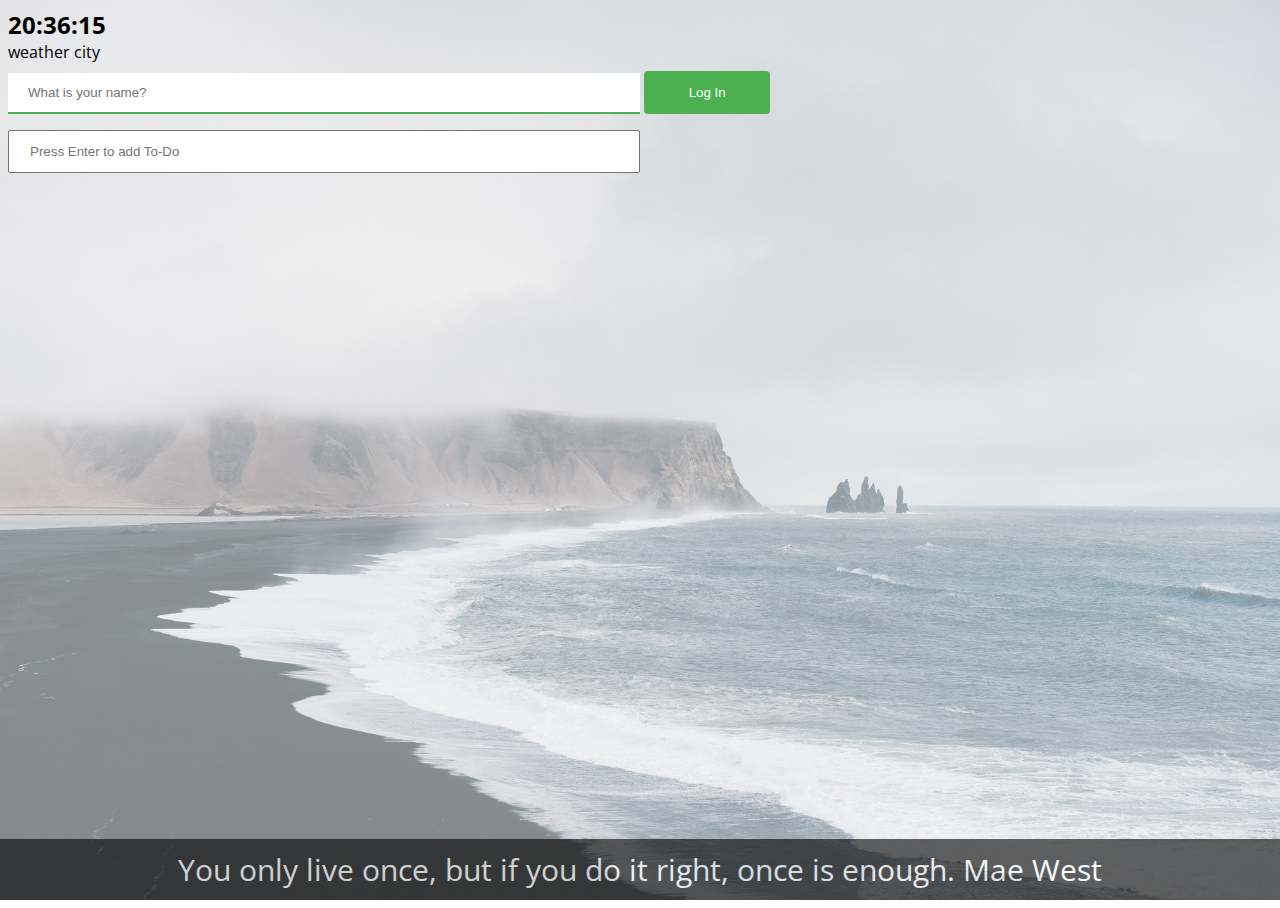
<file: index.html>
<!DOCTYPE html>
<html lang="en">
  <head>
    <meta charset="UTF-8" />
    <meta name="viewport" content="width=device-width, initial-scale=1.0" />
    <link rel="stylesheet" href="css/style.css" />
    <link rel="preconnect" href="https://fonts.googleapis.com"><link rel="preconnect" href="https://fonts.gstatic.com" crossorigin>
    <link href="https://fonts.googleapis.com/css2?family=Open+Sans:wght@300&display=swap" rel="stylesheet">
    <title>Vanilla JS Challenge</title>
  </head>
  <body>
    <h2 id="clock" class="clock">00:00:00</h2>
    <div id="weather">
      <span>weather</span>
      <span>city</span>
    </div>
  
    <form class="hidden" id="login-form">
      <input
        required
        maxlength="15"
        type="text"
        placeholder="What is your name?"
        class="login-input"
      />
      <input class="login-button" type="submit" value="Log In" />
    </form>
    <h1 class="hidden center" id="greeting"></h1>

    <form id="todo-form">
      <input class="todo-input" type="text" placeholder="Press Enter to add To-Do" required />
    </form>
    <ul id="todo-list"></ul>
    <div id="quote" class="quote">
      <span></span>
      <span></span>
    </div>
    <script src="js/greetings.js"></script>
    <script src="js/clock.js"></script>
    <script src="js/quotes.js"></script>
    <script src="js/background.js"></script>
    <script src="js/todo.js"></script>
    <script src="js/weather.js"></script>
  </body>
</html>
</file>
<file: css/style.css>
@import url('https://fonts.googleapis.com/css2?family=Open+Sans:wght@300&display=swap');

body, html {
  height: 100%;
  font-family: 'Open Sans', sans-serif;
}

.hidden {
  display: none;
}

.center {
  text-align: center;
}
.clock {
  margin: auto;
}

.weather {
  margin: auto;
}


/* .login {
  margin: auto;
} */

.login-input {
  width: 50%;
  padding: 12px 20px;
  margin: 8px 0;
  box-sizing: border-box;
  border: none;
  border-bottom: 2px solid #4CAF50;
}

.login-button {
  width: 10%;
  background-color: #4CAF50;
  color: white;
  padding: 14px 20px;
  margin: 8px 0;
  border: none;
  border-radius: 4px;
  cursor: pointer;
}

.todo-input {
  width: 50%;
  padding: 12px 20px;
  margin: 8px 0;
  margin-right: 5px;
  box-sizing: border-box;
  transition: 0.5s;
}

ul li {
  padding-bottom: 10px;
  list-style: none;
}
ul li span {
  padding-right : 10px;
}

button {
  background-color: #ed3f3f;
  opacity: 90%;
  border: none;
  color: white;
  /* padding: 5px; */
  text-align: center;
  text-decoration: none;
  display: inline-block;
  font-size: 16px;
}
.backgroundIMG {
  /* position: absolute;
  top: 0;
  right: 0;
  left: 0;
  bottom: 0;
  max-width:100%;
  height: auto;
  z-index: -1; */

position:absolute;
width:100%;
height:100%;
left: 0px;
top: 0px;
right:0px;
bottom:0px;
z-index: -1;
opacity:50%;
}

.quote {
  position: absolute;
  left: 0;
  bottom: 0;
  width: 100%;
  background-color: black;
  color: white;
  text-align: center;
  font-size: 30px;
  opacity: 60%;
  padding: 10px 0 10px 0;
}
</file>
